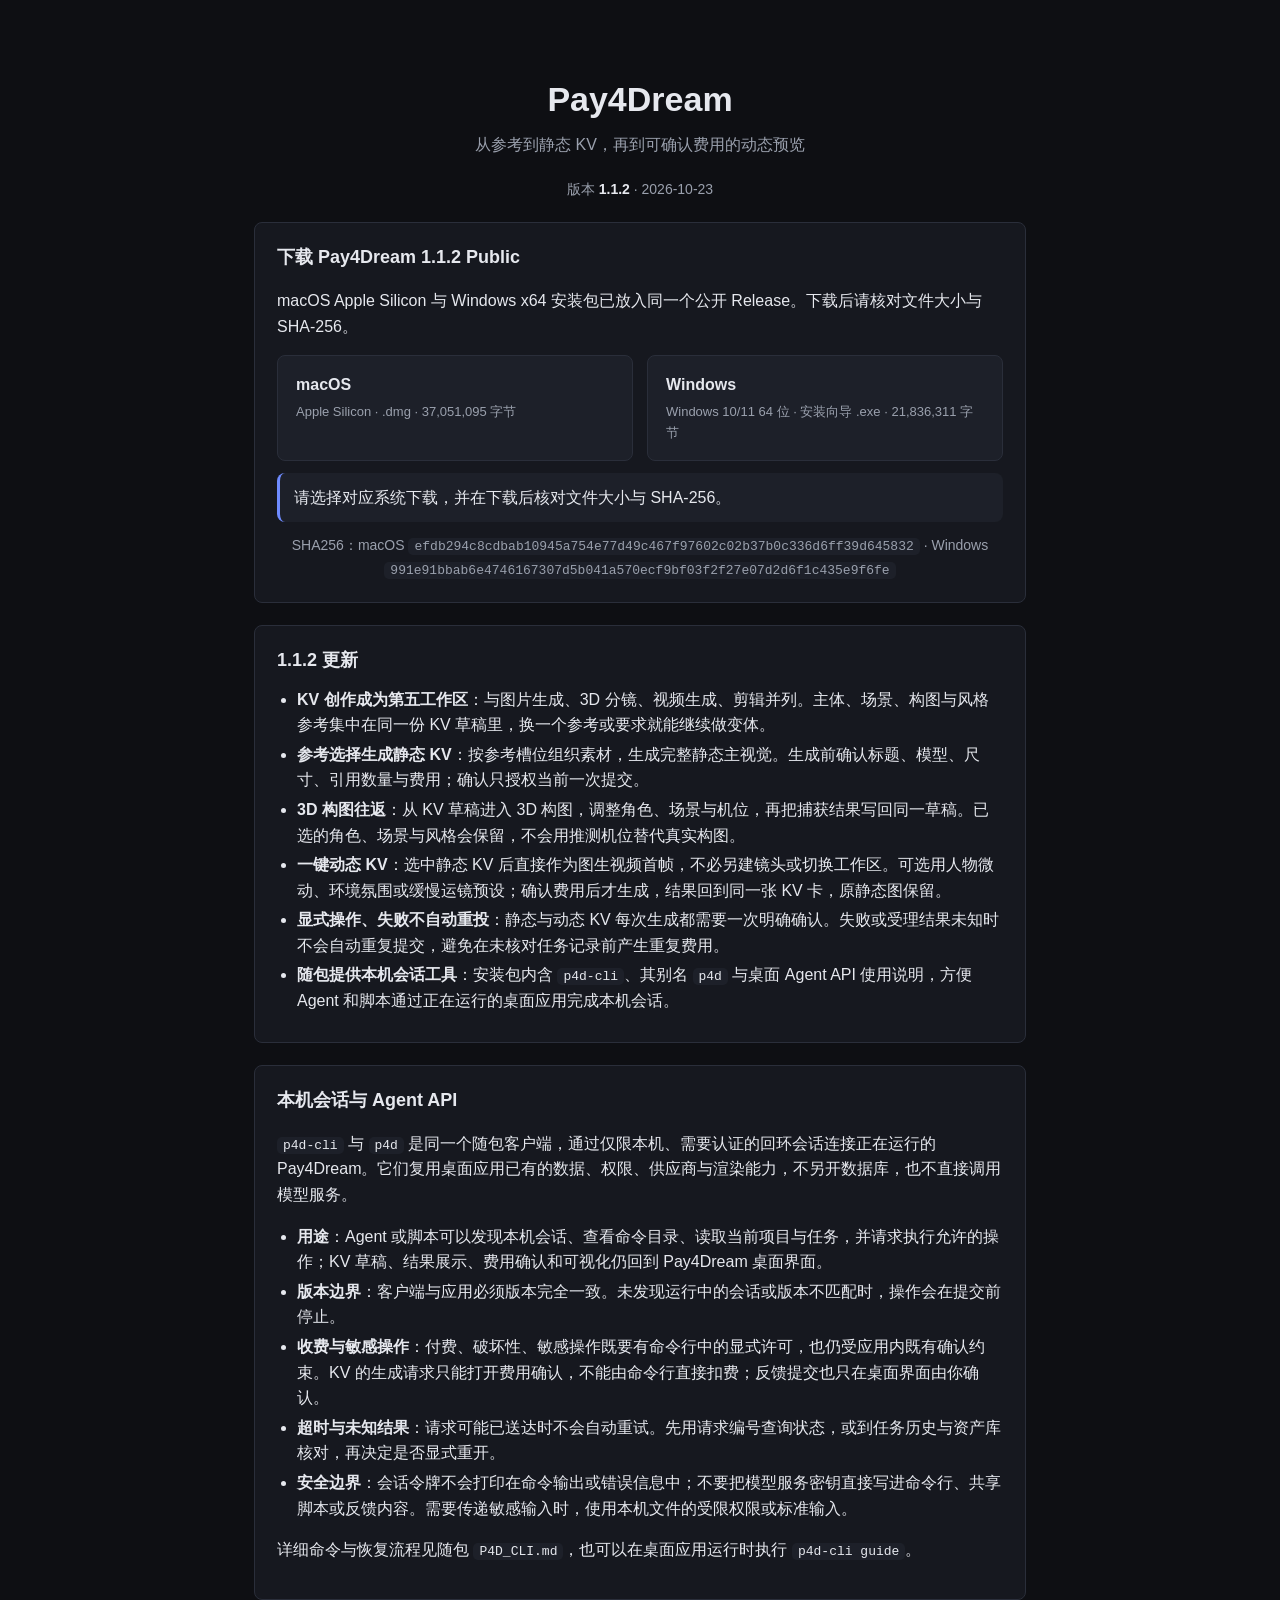
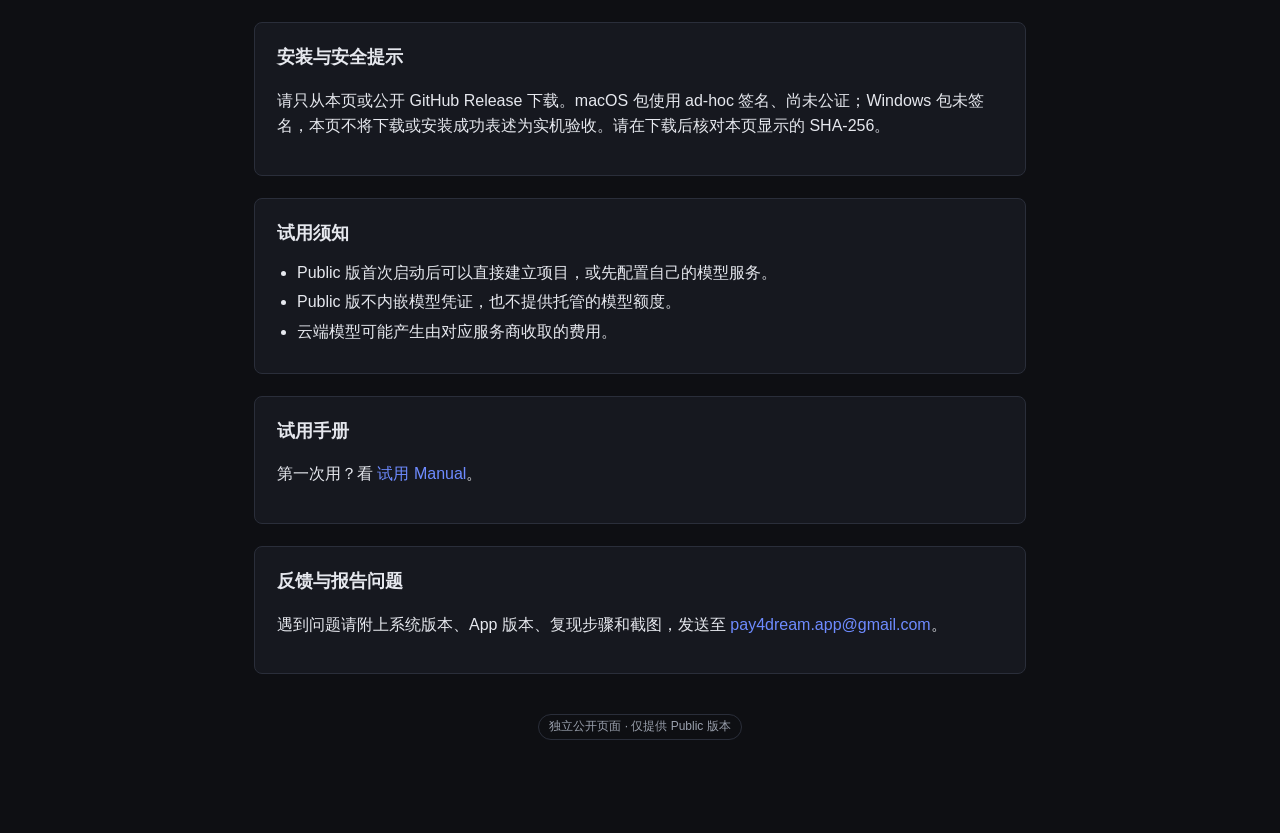
<file: index.html>
<!DOCTYPE html>
<html lang="zh-CN">
<head>
  <meta charset="utf-8" />
  <meta name="viewport" content="width=device-width, initial-scale=1" />
  <title>Pay4Dream · 1.1.2 Public</title>
  <link rel="stylesheet" href="./assets/style.css" />
</head>
<body>
  <div class="wrap">
    <header class="hero">
      <h1>Pay4Dream</h1>
      <p class="tagline">从参考到静态 KV，再到可确认费用的动态预览</p>
    </header>

    <p class="meta-line" data-section="version">
      版本 <strong id="meta-version">1.1.2</strong> · <span id="meta-date">2026-10-23</span>
    </p>

    <section data-section="download">
      <h2>下载 Pay4Dream 1.1.2 Public</h2>
      <p>macOS Apple Silicon 与 Windows x64 安装包已放入同一个公开 Release。下载后请核对文件大小与 SHA-256。</p>
      <div class="downloads">
        <a id="dl-macos" class="dl-btn" href="https://github.com/pay4dream/p4d-release/releases/download/v1.1.2/Pay4Dream-1.1.2-external-mac.dmg">
          <span class="platform">macOS</span>
          <span class="hint">Apple Silicon · .dmg · <span id="size-macos">大小待回填</span></span>
        </a>
        <a id="dl-windows" class="dl-btn" href="https://github.com/pay4dream/p4d-release/releases/download/v1.1.2/Pay4Dream-1.1.2-external-win-x64-setup.exe">
          <span class="platform">Windows</span>
          <span class="hint">Windows 10/11 64 位 · 安装向导 .exe · <span id="size-windows">大小待回填</span></span>
        </a>
      </div>
      <p class="callout" id="dl-status">下载已开放；最终文件大小与 SHA-256 待回填。</p>
      <p class="meta-line">SHA256：macOS <code id="hash-macos">最终校验值待回填</code> · Windows <code id="hash-windows">最终校验值待回填</code></p>
    </section>

    <section data-section="release-notes">
      <h2>1.1.2 更新</h2>
      <ul class="tight">
        <li><strong>KV 创作成为第五工作区</strong>：与图片生成、3D 分镜、视频生成、剪辑并列。主体、场景、构图与风格参考集中在同一份 KV 草稿里，换一个参考或要求就能继续做变体。</li>
        <li><strong>参考选择生成静态 KV</strong>：按参考槽位组织素材，生成完整静态主视觉。生成前确认标题、模型、尺寸、引用数量与费用；确认只授权当前一次提交。</li>
        <li><strong>3D 构图往返</strong>：从 KV 草稿进入 3D 构图，调整角色、场景与机位，再把捕获结果写回同一草稿。已选的角色、场景与风格会保留，不会用推测机位替代真实构图。</li>
        <li><strong>一键动态 KV</strong>：选中静态 KV 后直接作为图生视频首帧，不必另建镜头或切换工作区。可选用人物微动、环境氛围或缓慢运镜预设；确认费用后才生成，结果回到同一张 KV 卡，原静态图保留。</li>
        <li><strong>显式操作、失败不自动重投</strong>：静态与动态 KV 每次生成都需要一次明确确认。失败或受理结果未知时不会自动重复提交，避免在未核对任务记录前产生重复费用。</li>
        <li><strong>随包提供本机会话工具</strong>：安装包内含 <code>p4d-cli</code>、其别名 <code>p4d</code> 与桌面 Agent API 使用说明，方便 Agent 和脚本通过正在运行的桌面应用完成本机会话。</li>
      </ul>
    </section>

    <section data-section="agent-api">
      <h2>本机会话与 Agent API</h2>
      <p><code>p4d-cli</code> 与 <code>p4d</code> 是同一个随包客户端，通过仅限本机、需要认证的回环会话连接正在运行的 Pay4Dream。它们复用桌面应用已有的数据、权限、供应商与渲染能力，不另开数据库，也不直接调用模型服务。</p>
      <ul class="tight">
        <li><strong>用途</strong>：Agent 或脚本可以发现本机会话、查看命令目录、读取当前项目与任务，并请求执行允许的操作；KV 草稿、结果展示、费用确认和可视化仍回到 Pay4Dream 桌面界面。</li>
        <li><strong>版本边界</strong>：客户端与应用必须版本完全一致。未发现运行中的会话或版本不匹配时，操作会在提交前停止。</li>
        <li><strong>收费与敏感操作</strong>：付费、破坏性、敏感操作既要有命令行中的显式许可，也仍受应用内既有确认约束。KV 的生成请求只能打开费用确认，不能由命令行直接扣费；反馈提交也只在桌面界面由你确认。</li>
        <li><strong>超时与未知结果</strong>：请求可能已送达时不会自动重试。先用请求编号查询状态，或到任务历史与资产库核对，再决定是否显式重开。</li>
        <li><strong>安全边界</strong>：会话令牌不会打印在命令输出或错误信息中；不要把模型服务密钥直接写进命令行、共享脚本或反馈内容。需要传递敏感输入时，使用本机文件的受限权限或标准输入。</li>
      </ul>
      <p>详细命令与恢复流程见随包 <code>P4D_CLI.md</code>，也可以在桌面应用运行时执行 <code>p4d-cli guide</code>。</p>
    </section>

    <section data-section="safety">
      <h2>安装与安全提示</h2>
      <p>请只从本页或公开 GitHub Release 下载。macOS 包使用 ad-hoc 签名、尚未公证；Windows 包未签名，本页不将下载或安装成功表述为实机验收。请在下载后核对本页显示的 SHA-256。</p>
    </section>

    <section data-section="trial-limits">
      <h2>试用须知</h2>
      <ul class="tight">
        <li>Public 版首次启动后可以直接建立项目，或先配置自己的模型服务。</li>
        <li>Public 版不内嵌模型凭证，也不提供托管的模型额度。</li>
        <li>云端模型可能产生由对应服务商收取的费用。</li>
      </ul>
    </section>

    <section data-section="manual">
      <h2>试用手册</h2>
      <p>第一次用？看 <a id="manual-link" href="./manual.html">试用 Manual</a>。</p>
    </section>

    <section data-section="feedback">
      <h2>反馈与报告问题</h2>
      <p>遇到问题请附上系统版本、App 版本、复现步骤和截图，发送至 <a href="mailto:pay4dream.app@gmail.com">pay4dream.app@gmail.com</a>。</p>
    </section>

    <footer><span class="pill">独立公开页面 · 仅提供 Public 版本</span></footer>
  </div>

  <script>
    (function () {
      function pending(value) {
        if (typeof value === "number") return !Number.isFinite(value) || value <= 0;
        if (typeof value !== "string" || !value.trim()) return true;
        return /^REPLACE_WITH_/.test(value) || /^__[A-Z0-9_]+__$/.test(value);
      }
      function formatSize(value) {
        if (pending(value)) return "大小待回填";
        var bytes = Number(String(value).replace(/,/g, ""));
        if (!Number.isFinite(bytes) || bytes < 0) return "大小待回填";
        return bytes.toLocaleString("en-US") + " 字节";
      }
      function formatHash(value) {
        return pending(value) ? "最终校验值待回填" : value;
      }
      function enable(id, url, fallbackLabel, published) {
        var el = document.getElementById(id);
        if (!el) return false;
        if (!published || pending(url)) {
          el.setAttribute("aria-disabled", "true");
          el.setAttribute("href", "#");
          el.querySelector(".hint").firstChild.textContent = fallbackLabel + " · ";
          return false;
        }
        el.removeAttribute("aria-disabled");
        el.setAttribute("href", url);
        return true;
      }
      fetch("./release-meta.json", { cache: "no-store" }).then(function (r) { return r.json(); }).then(function (meta) {
        var published = meta.status === "released" || meta.status === "partial";
        var downloads = meta.downloads || {};
        var checksums = meta.checksums || {};
        var sizes = meta.sizes || {};
        document.getElementById("meta-version").textContent = pending(meta.version) ? "1.1.2" : meta.version;
        document.getElementById("meta-date").textContent = published && !pending(meta.released_at) ? meta.released_at : "待发布";
        var mac = enable("dl-macos", downloads.macos, "Apple Silicon · .dmg", published);
        var win = enable("dl-windows", downloads.windows, "Windows 10/11 64 位 · 安装向导 .exe", published);
        document.getElementById("size-macos").textContent = formatSize(sizes.macos_bytes);
        document.getElementById("size-windows").textContent = formatSize(sizes.windows_bytes);
        document.getElementById("hash-macos").textContent = formatHash(checksums.macos_sha256);
        document.getElementById("hash-windows").textContent = formatHash(checksums.windows_sha256);
        var detailsReady = !pending(sizes.macos_bytes) && !pending(sizes.windows_bytes) &&
          !pending(checksums.macos_sha256) && !pending(checksums.windows_sha256);
        document.getElementById("dl-status").textContent = mac && win
          ? (detailsReady ? "请选择对应系统下载，并在下载后核对文件大小与 SHA-256。" : "下载已开放；最终文件大小与 SHA-256 待回填。")
          : "安装包尚未发布，暂不提供下载。";
      }).catch(function () {
        document.getElementById("dl-status").textContent = "发布信息读取失败；请稍后刷新，或直接打开公开 GitHub Release。";
      });
    })();
  </script>
</body>
</html>
</file>
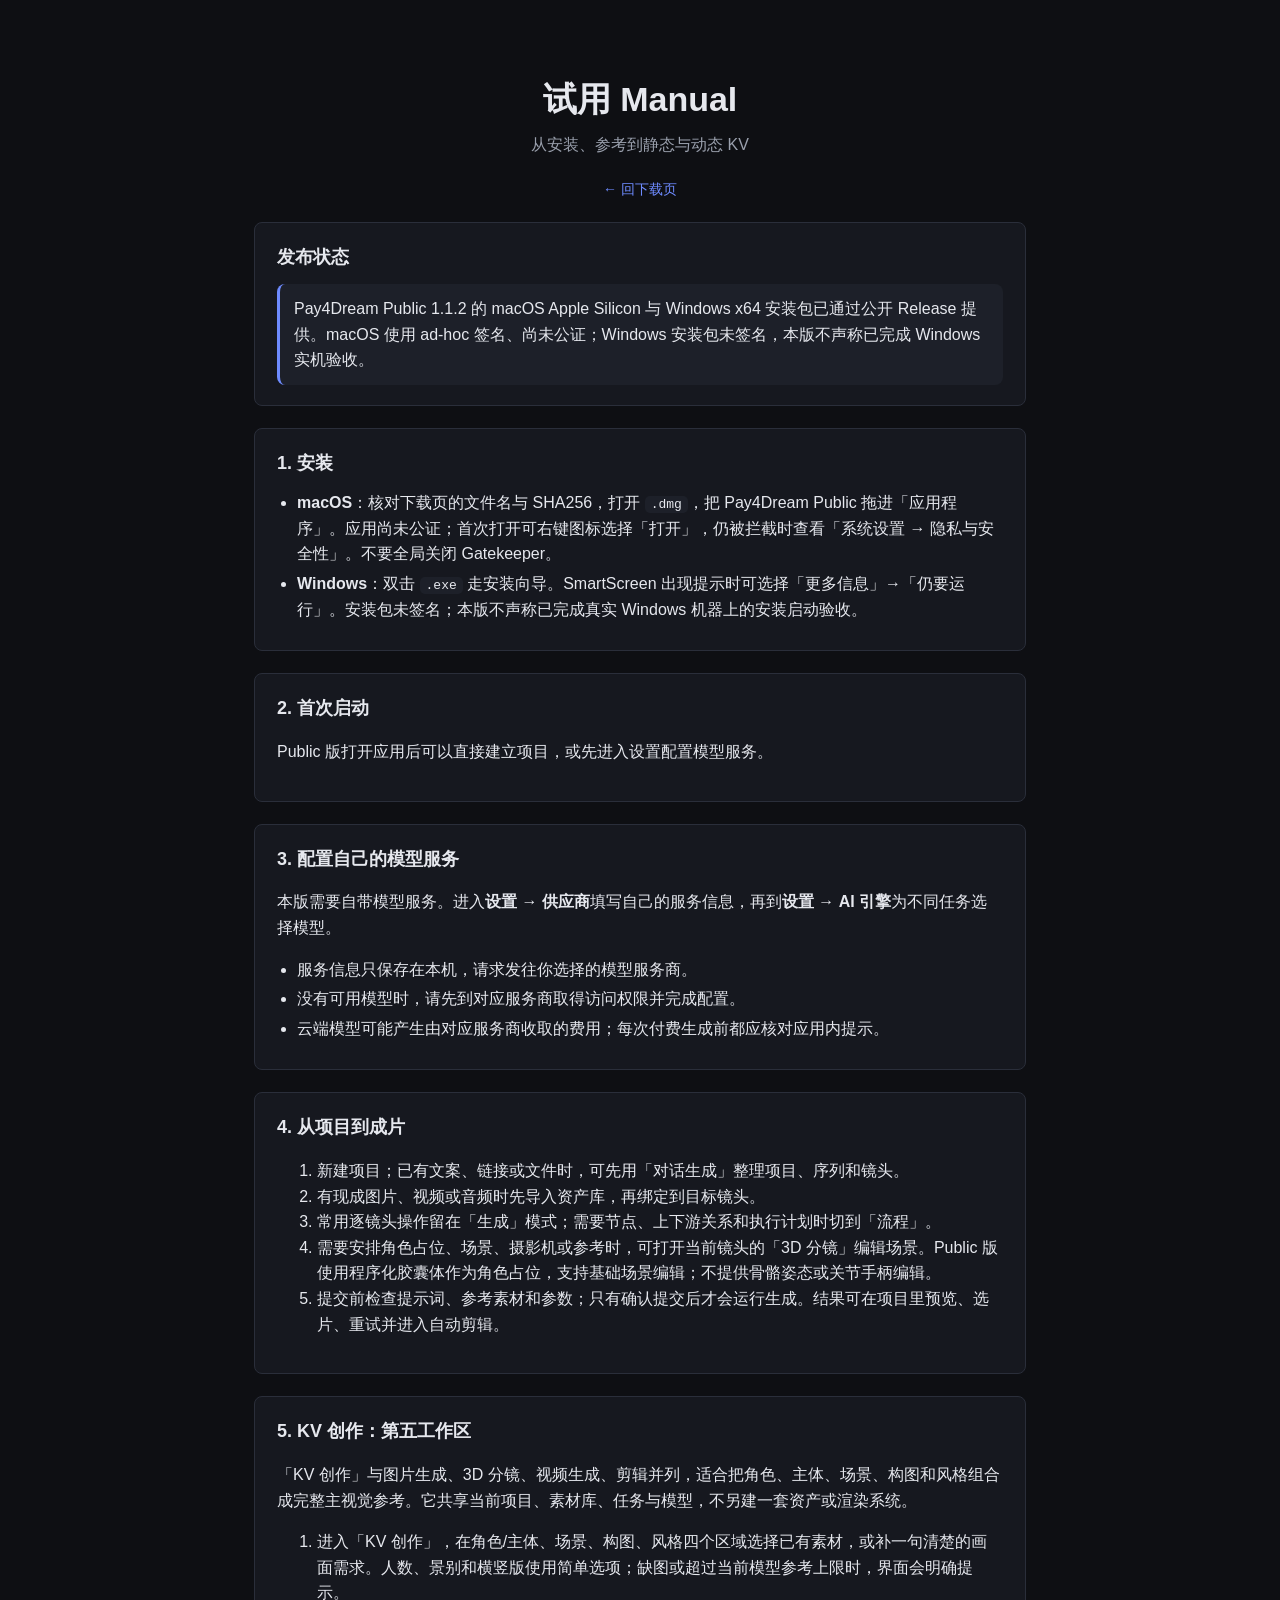
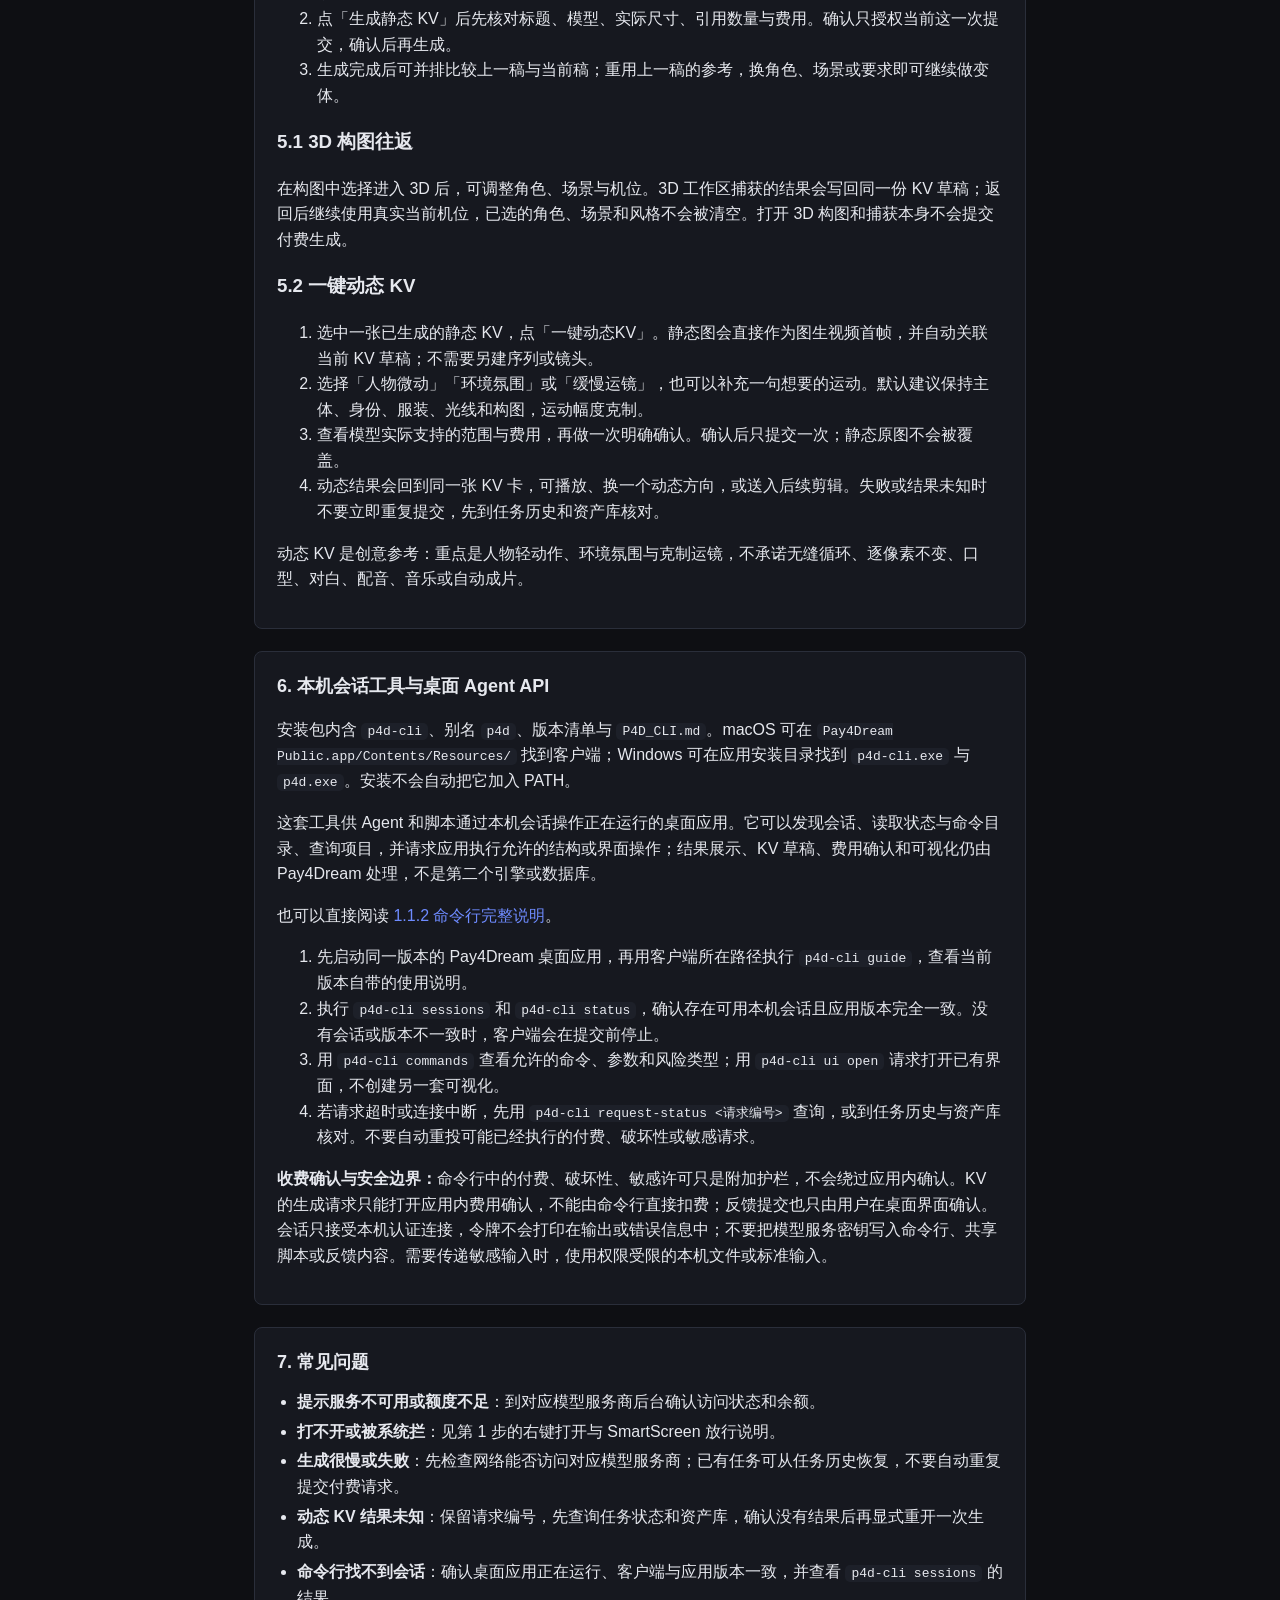
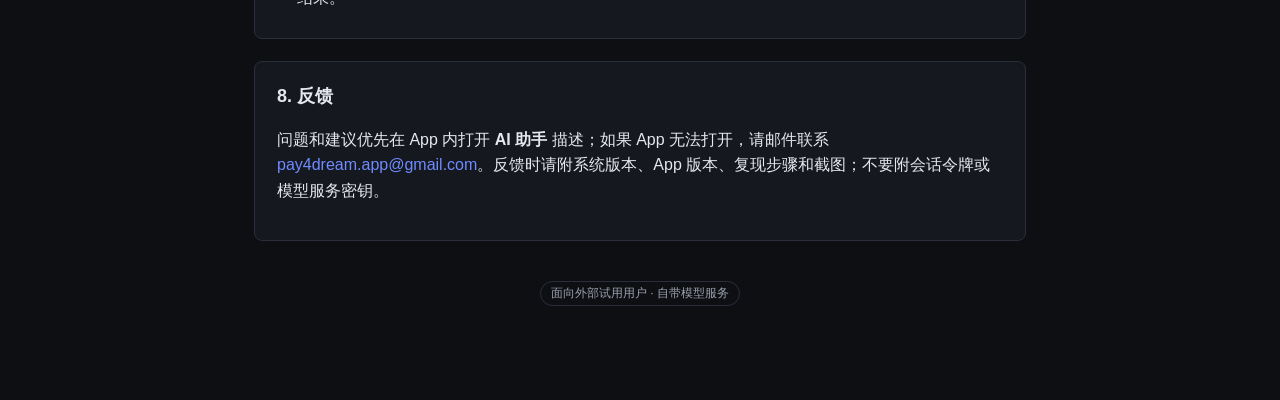
<file: manual.html>
<!DOCTYPE html>
<html lang="zh-CN">
<head>
  <meta charset="utf-8" />
  <meta name="viewport" content="width=device-width, initial-scale=1" />
  <title>Pay4Dream · 试用 Manual</title>
  <link rel="stylesheet" href="./assets/style.css" />
</head>
<body>
  <div class="wrap">
    <header class="hero">
      <h1>试用 Manual</h1>
      <p class="tagline">从安装、参考到静态与动态 KV</p>
    </header>

    <p class="meta-line"><a href="./index.html">← 回下载页</a></p>

    <section>
      <h2>发布状态</h2>
      <p class="callout">Pay4Dream Public 1.1.2 的 macOS Apple Silicon 与 Windows x64 安装包已通过公开 Release 提供。macOS 使用 ad-hoc 签名、尚未公证；Windows 安装包未签名，本版不声称已完成 Windows 实机验收。</p>
    </section>

    <section>
      <h2>1. 安装</h2>
      <ul class="tight">
        <li><strong>macOS</strong>：核对下载页的文件名与 SHA256，打开 <code>.dmg</code>，把 Pay4Dream Public 拖进「应用程序」。应用尚未公证；首次打开可右键图标选择「打开」，仍被拦截时查看「系统设置 → 隐私与安全性」。不要全局关闭 Gatekeeper。</li>
        <li><strong>Windows</strong>：双击 <code>.exe</code> 走安装向导。SmartScreen 出现提示时可选择「更多信息」→「仍要运行」。安装包未签名；本版不声称已完成真实 Windows 机器上的安装启动验收。</li>
      </ul>
    </section>

    <section>
      <h2>2. 首次启动</h2>
      <p>Public 版打开应用后可以直接建立项目，或先进入设置配置模型服务。</p>
    </section>

    <section>
      <h2>3. 配置自己的模型服务</h2>
      <p>本版需要自带模型服务。进入<strong>设置 → 供应商</strong>填写自己的服务信息，再到<strong>设置 → AI 引擎</strong>为不同任务选择模型。</p>
      <ul class="tight">
        <li>服务信息只保存在本机，请求发往你选择的模型服务商。</li>
        <li>没有可用模型时，请先到对应服务商取得访问权限并完成配置。</li>
        <li>云端模型可能产生由对应服务商收取的费用；每次付费生成前都应核对应用内提示。</li>
      </ul>
    </section>

    <section>
      <h2>4. 从项目到成片</h2>
      <ol class="tight">
        <li>新建项目；已有文案、链接或文件时，可先用「对话生成」整理项目、序列和镜头。</li>
        <li>有现成图片、视频或音频时先导入资产库，再绑定到目标镜头。</li>
        <li>常用逐镜头操作留在「生成」模式；需要节点、上下游关系和执行计划时切到「流程」。</li>
        <li>需要安排角色占位、场景、摄影机或参考时，可打开当前镜头的「3D 分镜」编辑场景。Public 版使用程序化胶囊体作为角色占位，支持基础场景编辑；不提供骨骼姿态或关节手柄编辑。</li>
        <li>提交前检查提示词、参考素材和参数；只有确认提交后才会运行生成。结果可在项目里预览、选片、重试并进入自动剪辑。</li>
      </ol>
    </section>

    <section>
      <h2>5. KV 创作：第五工作区</h2>
      <p>「KV 创作」与图片生成、3D 分镜、视频生成、剪辑并列，适合把角色、主体、场景、构图和风格组合成完整主视觉参考。它共享当前项目、素材库、任务与模型，不另建一套资产或渲染系统。</p>
      <ol class="tight">
        <li>进入「KV 创作」，在角色/主体、场景、构图、风格四个区域选择已有素材，或补一句清楚的画面需求。人数、景别和横竖版使用简单选项；缺图或超过当前模型参考上限时，界面会明确提示。</li>
        <li>点「生成静态 KV」后先核对标题、模型、实际尺寸、引用数量与费用。确认只授权当前这一次提交，确认后再生成。</li>
        <li>生成完成后可并排比较上一稿与当前稿；重用上一稿的参考，换角色、场景或要求即可继续做变体。</li>
      </ol>

      <h3>5.1 3D 构图往返</h3>
      <p>在构图中选择进入 3D 后，可调整角色、场景与机位。3D 工作区捕获的结果会写回同一份 KV 草稿；返回后继续使用真实当前机位，已选的角色、场景和风格不会被清空。打开 3D 构图和捕获本身不会提交付费生成。</p>

      <h3>5.2 一键动态 KV</h3>
      <ol class="tight">
        <li>选中一张已生成的静态 KV，点「一键动态KV」。静态图会直接作为图生视频首帧，并自动关联当前 KV 草稿；不需要另建序列或镜头。</li>
        <li>选择「人物微动」「环境氛围」或「缓慢运镜」，也可以补充一句想要的运动。默认建议保持主体、身份、服装、光线和构图，运动幅度克制。</li>
        <li>查看模型实际支持的范围与费用，再做一次明确确认。确认后只提交一次；静态原图不会被覆盖。</li>
        <li>动态结果会回到同一张 KV 卡，可播放、换一个动态方向，或送入后续剪辑。失败或结果未知时不要立即重复提交，先到任务历史和资产库核对。</li>
      </ol>
      <p>动态 KV 是创意参考：重点是人物轻动作、环境氛围与克制运镜，不承诺无缝循环、逐像素不变、口型、对白、配音、音乐或自动成片。</p>
    </section>

    <section>
      <h2>6. 本机会话工具与桌面 Agent API</h2>
      <p>安装包内含 <code>p4d-cli</code>、别名 <code>p4d</code>、版本清单与 <code>P4D_CLI.md</code>。macOS 可在 <code>Pay4Dream Public.app/Contents/Resources/</code> 找到客户端；Windows 可在应用安装目录找到 <code>p4d-cli.exe</code> 与 <code>p4d.exe</code>。安装不会自动把它加入 PATH。</p>
      <p>这套工具供 Agent 和脚本通过本机会话操作正在运行的桌面应用。它可以发现会话、读取状态与命令目录、查询项目，并请求应用执行允许的结构或界面操作；结果展示、KV 草稿、费用确认和可视化仍由 Pay4Dream 处理，不是第二个引擎或数据库。</p>
      <p>也可以直接阅读 <a href="https://github.com/pay4dream/p4d-release/releases/download/v1.1.2/Pay4Dream-1.1.2-P4D_CLI.md">1.1.2 命令行完整说明</a>。</p>
      <ol class="tight">
        <li>先启动同一版本的 Pay4Dream 桌面应用，再用客户端所在路径执行 <code>p4d-cli guide</code>，查看当前版本自带的使用说明。</li>
        <li>执行 <code>p4d-cli sessions</code> 和 <code>p4d-cli status</code>，确认存在可用本机会话且应用版本完全一致。没有会话或版本不一致时，客户端会在提交前停止。</li>
        <li>用 <code>p4d-cli commands</code> 查看允许的命令、参数和风险类型；用 <code>p4d-cli ui open</code> 请求打开已有界面，不创建另一套可视化。</li>
        <li>若请求超时或连接中断，先用 <code>p4d-cli request-status &lt;请求编号&gt;</code> 查询，或到任务历史与资产库核对。不要自动重投可能已经执行的付费、破坏性或敏感请求。</li>
      </ol>
      <p><strong>收费确认与安全边界：</strong>命令行中的付费、破坏性、敏感许可只是附加护栏，不会绕过应用内确认。KV 的生成请求只能打开应用内费用确认，不能由命令行直接扣费；反馈提交也只由用户在桌面界面确认。会话只接受本机认证连接，令牌不会打印在输出或错误信息中；不要把模型服务密钥写入命令行、共享脚本或反馈内容。需要传递敏感输入时，使用权限受限的本机文件或标准输入。</p>
    </section>

    <section>
      <h2>7. 常见问题</h2>
      <ul class="tight">
        <li><strong>提示服务不可用或额度不足</strong>：到对应模型服务商后台确认访问状态和余额。</li>
        <li><strong>打不开或被系统拦</strong>：见第 1 步的右键打开与 SmartScreen 放行说明。</li>
        <li><strong>生成很慢或失败</strong>：先检查网络能否访问对应模型服务商；已有任务可从任务历史恢复，不要自动重复提交付费请求。</li>
        <li><strong>动态 KV 结果未知</strong>：保留请求编号，先查询任务状态和资产库，确认没有结果后再显式重开一次生成。</li>
        <li><strong>命令行找不到会话</strong>：确认桌面应用正在运行、客户端与应用版本一致，并查看 <code>p4d-cli sessions</code> 的结果。</li>
      </ul>
    </section>

    <section>
      <h2>8. 反馈</h2>
      <p>问题和建议优先在 App 内打开 <strong>AI 助手</strong> 描述；如果 App 无法打开，请邮件联系 <a href="mailto:pay4dream.app@gmail.com">pay4dream.app@gmail.com</a>。反馈时请附系统版本、App 版本、复现步骤和截图；不要附会话令牌或模型服务密钥。</p>
    </section>

    <footer>
      <span class="pill">面向外部试用用户 · 自带模型服务</span>
    </footer>
  </div>
</body>
</html>
</file>
<file: assets/style.css>
/* Pay4Dream 公开页面样式 —— 单文件、中性暗色、零外部 CDN / 零字体外链，自洽可离线。 */
:root {
  --bg: #0e0f13;
  --panel: #16181f;
  --panel-2: #1d2029;
  --border: #2a2e3a;
  --text: #e6e8ee;
  --muted: #9aa0ad;
  --accent: #6e8bff;
  --accent-ink: #0b0d12;
  --danger: #ff7a7a;
  --radius: 8px;
}

* { box-sizing: border-box; }

html, body {
  margin: 0;
  padding: 0;
  background: var(--bg);
  color: var(--text);
  font-family: -apple-system, BlinkMacSystemFont, "Segoe UI", Roboto, "Helvetica Neue",
    Arial, "PingFang SC", "Microsoft YaHei", sans-serif;
  line-height: 1.6;
  -webkit-font-smoothing: antialiased;
}

a { color: var(--accent); text-decoration: none; }
a:hover { text-decoration: underline; }

.wrap {
  max-width: 820px;
  margin: 0 auto;
  padding: 48px 24px 96px;
}

header.hero {
  text-align: center;
  padding: 24px 0 8px;
}
header.hero h1 {
  font-size: 34px;
  margin: 0 0 6px;
  letter-spacing: 0;
}
header.hero .tagline {
  color: var(--muted);
  font-size: 16px;
  margin: 0;
}

.meta-line {
  text-align: center;
  color: var(--muted);
  font-size: 14px;
  margin: 12px 0 0;
}
.meta-line strong { color: var(--text); }

section {
  background: var(--panel);
  border: 1px solid var(--border);
  border-radius: var(--radius);
  padding: 20px 22px;
  margin: 22px 0;
}
section h2 {
  font-size: 18px;
  margin: 0 0 12px;
}

.downloads {
  display: flex;
  flex-wrap: wrap;
  gap: 14px;
}
.dl-btn {
  flex: 1 1 280px;
  display: block;
  background: var(--panel-2);
  border: 1px solid var(--border);
  border-radius: var(--radius);
  padding: 16px 18px;
  color: var(--text);
  transition: border-color .15s ease, transform .05s ease;
}
.dl-btn:hover { text-decoration: none; border-color: var(--accent); }
.dl-btn:active { transform: translateY(1px); }
.dl-btn .platform { font-size: 16px; font-weight: 600; }
.dl-btn .hint { display: block; color: var(--muted); font-size: 13px; margin-top: 4px; }
.dl-btn[aria-disabled="true"] {
  opacity: .5;
  cursor: not-allowed;
  pointer-events: none;
  border-style: dashed;
}

.callout {
  border-left: 3px solid var(--accent);
  background: var(--panel-2);
  padding: 12px 14px;
  border-radius: 8px;
  margin: 12px 0 0;
}
.callout.warn { border-left-color: var(--danger); }

.preview-figure {
  margin: 14px 0 18px;
}
.preview-figure img,
.preview-figure video {
  display: block;
  width: 100%;
  height: auto;
  aspect-ratio: 16 / 9;
  object-fit: contain;
  background: #000;
  border: 1px solid var(--border);
  border-radius: var(--radius);
}
.preview-figure figcaption {
  margin-top: 8px;
  color: var(--muted);
  font-size: 13px;
}

ul.tight { margin: 8px 0; padding-left: 20px; }
ul.tight li { margin: 4px 0; }

code, .mono {
  font-family: ui-monospace, SFMono-Regular, Menlo, Consolas, monospace;
  background: var(--panel-2);
  padding: 1px 6px;
  border-radius: 5px;
  font-size: 13px;
  overflow-wrap: anywhere;
  word-break: break-word;
}

footer {
  text-align: center;
  color: var(--muted);
  font-size: 13px;
  margin-top: 40px;
}

.pill {
  display: inline-block;
  font-size: 12px;
  color: var(--muted);
  border: 1px solid var(--border);
  border-radius: 999px;
  padding: 2px 10px;
}
</file>
